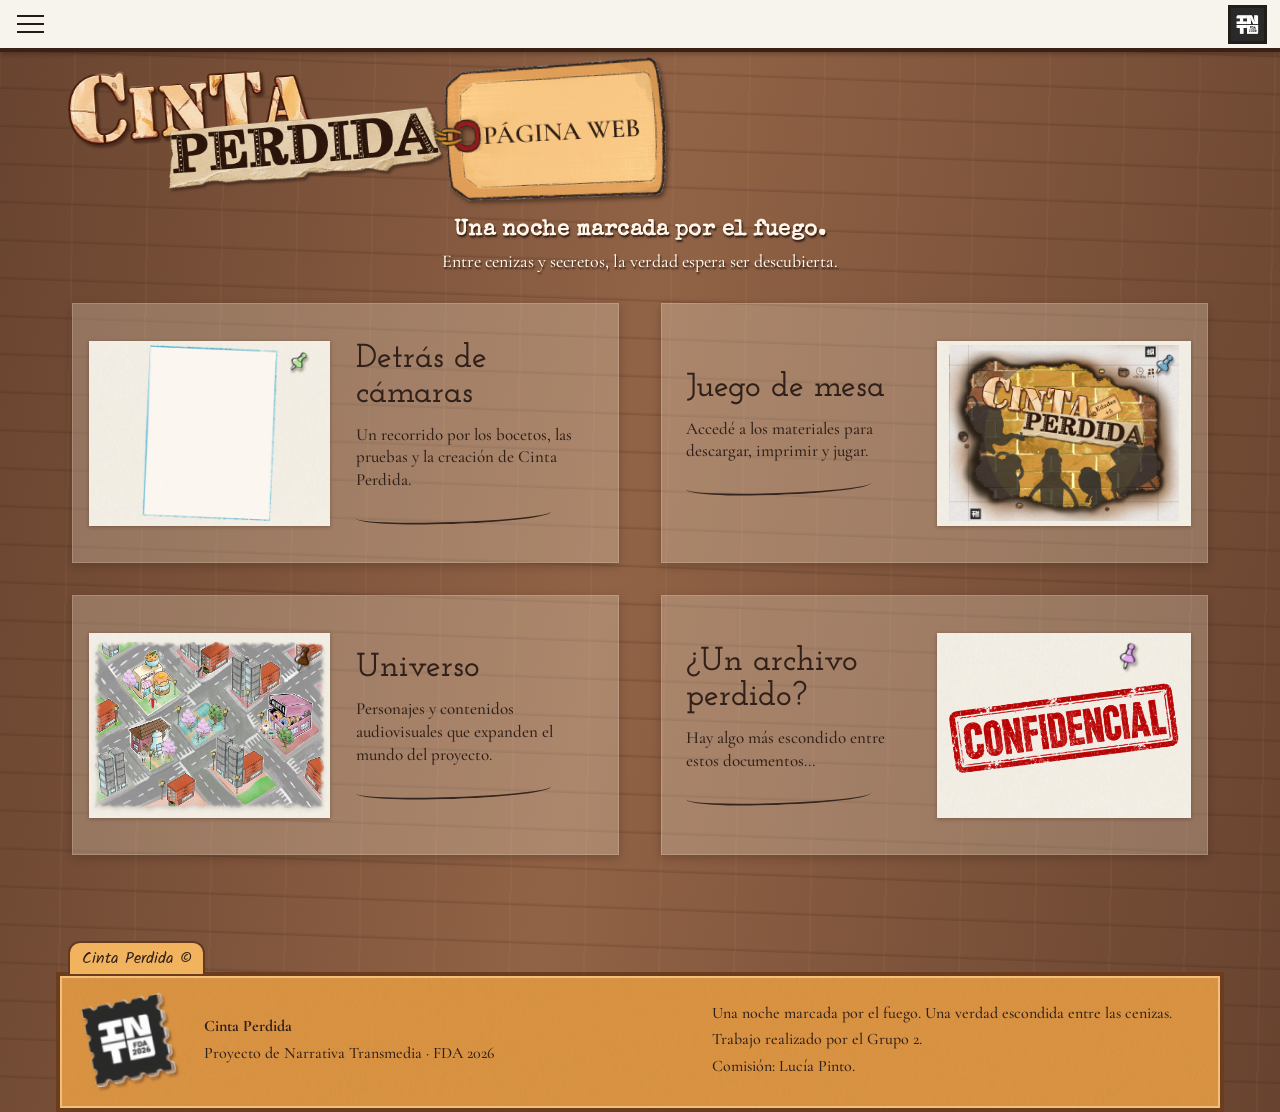
<file: index.html>
<!doctype html><html lang="es"><head><meta charset="utf-8"><meta name="viewport" content="width=device-width,initial-scale=1"><meta name="theme-color" content="#795038"><title>Inicio | Cinta Perdida</title><link rel="stylesheet" href="styles.css"></head><body class="wood"><header class="topbar"><button class="menu-button" aria-label="Abrir menú" aria-expanded="false"><span></span><span></span><span></span></button><nav class="menu-panel"><a href="index.html">Inicio</a><a href="proceso.html">Detrás de cámaras</a><a href="juego.html">Juego de mesa</a><a href="universo.html">Universo</a><a href="https://www.youtube.com/watch?v=dQw4w9WgXcQ" target="_blank" rel="noopener">Un archivo especial</a></nav><img class="school-mark" src="assets/logo-fda.png" alt="FDA 2026"></header><div class="site-shell"><div class="brand-head"><a href="index.html" aria-label="Cinta Perdida, inicio"><img class="brand-logo" src="assets/logo-cinta-perdida.png" alt="Cinta Perdida"></a><div class="brand-tag" aria-label="Página web"><img src="assets/etiqueta-colgante-horizontal.png" alt=""><span>PÁGINA WEB</span></div></div><main class=""><section class="intro"><strong>Una noche marcada por el fuego.</strong><br>Entre cenizas y secretos, la verdad espera ser descubierta.</section>
<section class="card-grid" aria-label="Secciones del proyecto">
<a class="portal-card" href="proceso.html"><div class="card-art paper"><img src="assets/hoja-borde-azul.png" alt="Hoja de proceso"><span class="pin-one pin-green" aria-hidden="true"><img src="assets/chinche_verde.png" alt=""></span></div><div class="card-copy"><h2>Detrás de cámaras</h2><p>Un recorrido por los bocetos, las pruebas y la creación de Cinta Perdida.</p><div class="scribble"></div></div></a>
<a class="portal-card" href="juego.html"><div class="card-copy"><h2>Juego de mesa</h2><p>Accedé a los materiales para descargar, imprimir y jugar.</p><div class="scribble"></div></div><div class="card-art paper"><img src="assets/portada-juego-mesa-v10.png" alt="Portada ilustrada del juego de mesa Cinta Perdida"><span class="pin-one pin-blue" aria-hidden="true"><img src="assets/chinche_azul.png" alt=""></span></div></a>
<a class="portal-card" href="universo.html"><div class="card-art paper"><img class="universe-map" src="assets/mapa-universo-acuarela.png" alt="Mapa ilustrado del universo de Cinta Perdida"><span class="pin-one pin-brown" aria-hidden="true"><img src="assets/chinche_marron.png" alt=""></span></div><div class="card-copy"><h2>Universo</h2><p>Personajes y contenidos audiovisuales que expanden el mundo del proyecto.</p><div class="scribble"></div></div></a>
<a class="portal-card" href="https://www.youtube.com/watch?v=dQw4w9WgXcQ" target="_blank" rel="noopener"><div class="card-copy"><h2>¿Un archivo perdido?</h2><p>Hay algo más escondido entre estos documentos...</p><div class="scribble"></div></div><div class="card-art paper"><img src="assets/sello-confidencial.png" alt="Confidencial"><span class="pin-one pin-lilac" aria-hidden="true"><img src="assets/chinche_lila.png" alt=""></span></div></a>
</section></main><div class="site-bottom"><div class="copyright">Cinta Perdida ©</div><footer class="footer"><img class="footer-logo" src="assets/logo-fda-sello-postal.png" alt="FDA 2026"><div><p><strong>Cinta Perdida</strong></p><p>Proyecto de Narrativa Transmedia · FDA 2026</p></div><div class="footer-extra"><p>Una noche marcada por el fuego. Una verdad escondida entre las cenizas.</p><p>Trabajo realizado por el Grupo 2.</p><p>Comisión: Lucía Pinto.</p></div></footer></div></div><script src="script.js"></script></body></html>
</file>
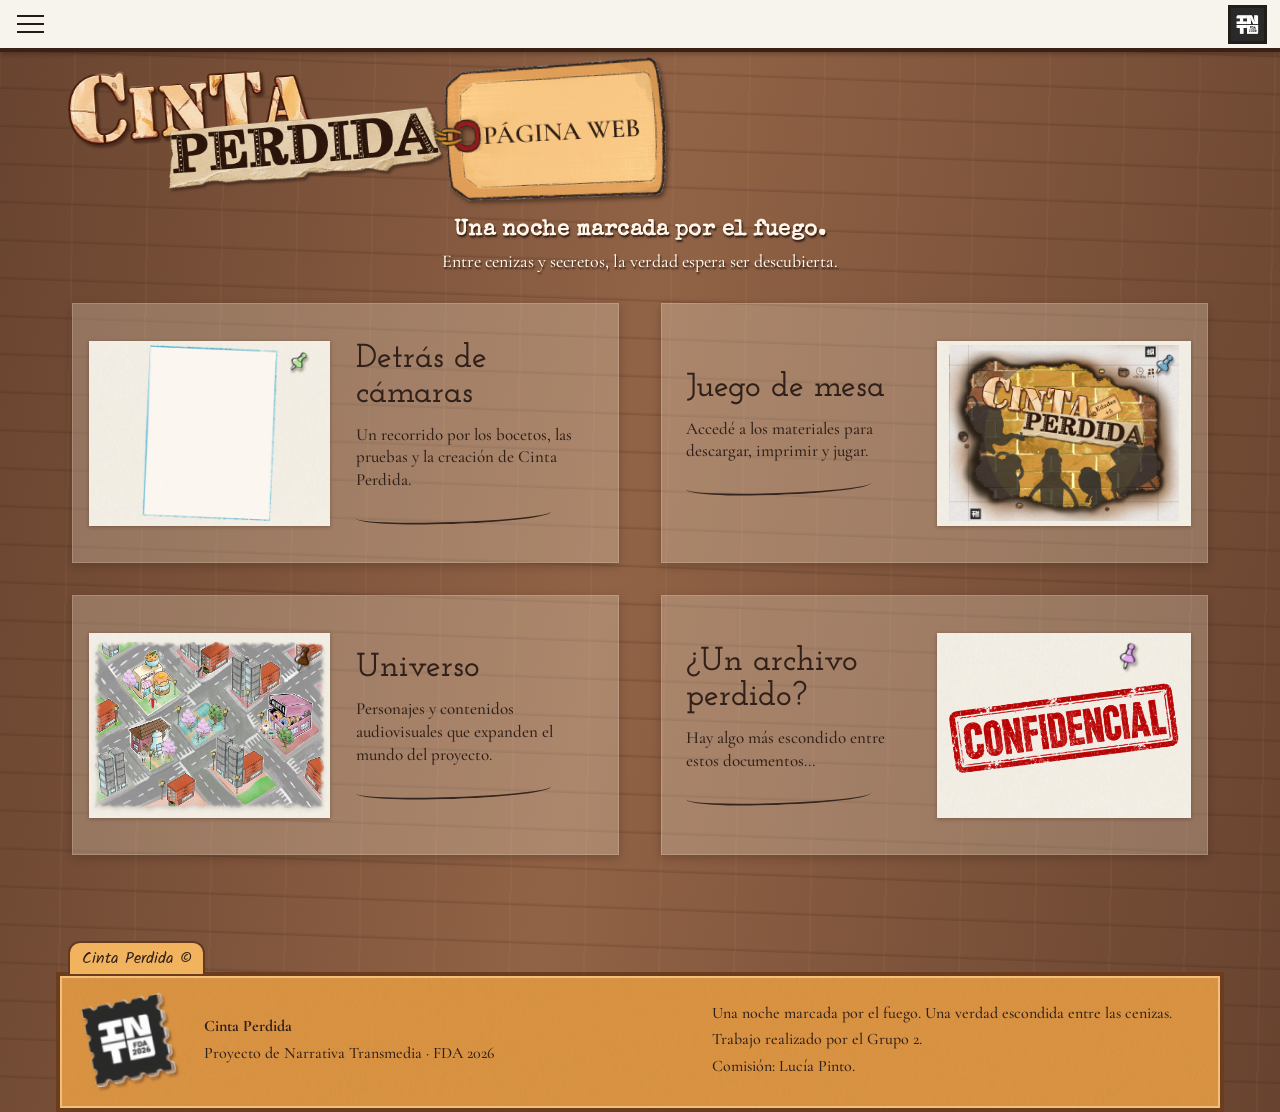
<file: CintaPerdida_Web_v10/index.html>
<!doctype html><html lang="es"><head><meta charset="utf-8"><meta name="viewport" content="width=device-width,initial-scale=1"><meta name="theme-color" content="#795038"><title>Inicio | Cinta Perdida</title><link rel="stylesheet" href="styles.css"></head><body class="wood"><header class="topbar"><button class="menu-button" aria-label="Abrir menú" aria-expanded="false"><span></span><span></span><span></span></button><nav class="menu-panel"><a href="index.html">Inicio</a><a href="proceso.html">Detrás de cámaras</a><a href="juego.html">Juego de mesa</a><a href="universo.html">Universo</a><a href="https://www.youtube.com/watch?v=dQw4w9WgXcQ" target="_blank" rel="noopener">Un archivo especial</a></nav><img class="school-mark" src="assets/logo-fda.png" alt="FDA 2026"></header><div class="site-shell"><div class="brand-head"><a href="index.html" aria-label="Cinta Perdida, inicio"><img class="brand-logo" src="assets/logo-cinta-perdida.png" alt="Cinta Perdida"></a><div class="brand-tag" aria-label="Página web"><img src="assets/etiqueta-colgante-horizontal.png" alt=""><span>PÁGINA WEB</span></div></div><main class=""><section class="intro"><strong>Una noche marcada por el fuego.</strong><br>Entre cenizas y secretos, la verdad espera ser descubierta.</section>
<section class="card-grid" aria-label="Secciones del proyecto">
<a class="portal-card" href="proceso.html"><div class="card-art paper"><img src="assets/hoja-borde-azul.png" alt="Hoja de proceso"><span class="pin-one pin-green" aria-hidden="true"><img src="assets/chinche_verde.png" alt=""></span></div><div class="card-copy"><h2>Detrás de cámaras</h2><p>Un recorrido por los bocetos, las pruebas y la creación de Cinta Perdida.</p><div class="scribble"></div></div></a>
<a class="portal-card" href="juego.html"><div class="card-copy"><h2>Juego de mesa</h2><p>Accedé a los materiales para descargar, imprimir y jugar.</p><div class="scribble"></div></div><div class="card-art paper"><img src="assets/carpeta-frente.png" alt="Portada ilustrada del juego de mesa Cinta Perdida"><span class="pin-one pin-blue" aria-hidden="true"><img src="assets/chinche_azul.png" alt=""></span></div></a>
<a class="portal-card" href="universo.html"><div class="card-art paper"><img class="universe-map" src="assets/mapa-universo-acuarela.png" alt="Mapa ilustrado del universo de Cinta Perdida"><span class="pin-one pin-brown" aria-hidden="true"><img src="assets/chinche_marron.png" alt=""></span></div><div class="card-copy"><h2>Universo</h2><p>Personajes y contenidos audiovisuales que expanden el mundo del proyecto.</p><div class="scribble"></div></div></a>
<a class="portal-card" href="https://www.youtube.com/watch?v=dQw4w9WgXcQ" target="_blank" rel="noopener"><div class="card-copy"><h2>¿Un archivo perdido?</h2><p>Hay algo más escondido entre estos documentos...</p><div class="scribble"></div></div><div class="card-art paper"><img src="assets/sello-confidencial.png" alt="Confidencial"><span class="pin-one pin-lilac" aria-hidden="true"><img src="assets/chinche_lila.png" alt=""></span></div></a>
</section></main><div class="site-bottom"><div class="copyright">Cinta Perdida ©</div><footer class="footer"><img class="footer-logo" src="assets/logo-fda-sello-postal.png" alt="FDA 2026"><div><p><strong>Cinta Perdida</strong></p><p>Proyecto de Narrativa Transmedia · FDA 2026</p></div><div class="footer-extra"><p>Una noche marcada por el fuego. Una verdad escondida entre las cenizas.</p><p>Trabajo realizado por el Grupo 2.</p><p>Comisión: Lucía Pinto.</p></div></footer></div></div><script src="script.js"></script></body></html>
</file>
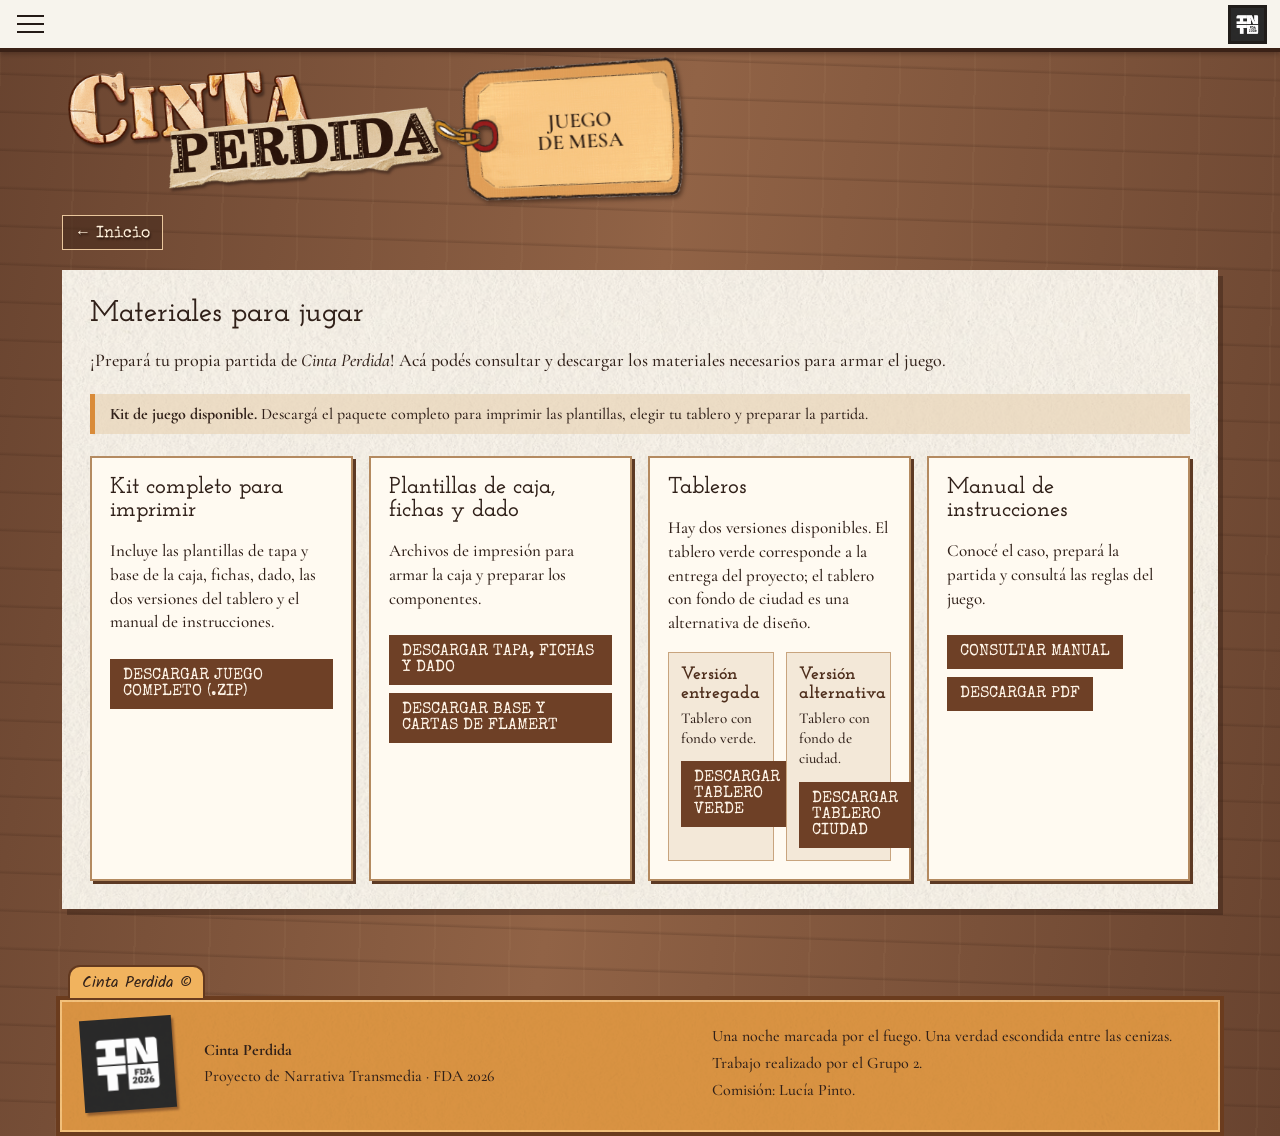
<file: juego.html>
<!doctype html>
<html lang="es"><head><meta charset="utf-8"><meta name="viewport" content="width=device-width,initial-scale=1"><meta name="theme-color" content="#795038"><title>Juego de mesa | Cinta Perdida</title><link rel="stylesheet" href="styles.css"></head>
<body class="wood"><header class="topbar"><button class="menu-button" aria-label="Abrir menú" aria-expanded="false"><span></span><span></span><span></span></button><nav class="menu-panel"><a href="index.html">Inicio</a><a href="proceso.html">Detrás de cámaras</a><a href="juego.html">Juego de mesa</a><a href="universo.html">Universo</a><a href="https://www.youtube.com/watch?v=dQw4w9WgXcQ" target="_blank" rel="noopener">Un archivo especial</a></nav><img class="school-mark" src="assets/logo-fda.png" alt="FDA 2026"></header>
<div class="site-shell"><div class="brand-head"><a href="index.html" aria-label="Cinta Perdida, inicio"><img class="brand-logo" src="assets/logo-cinta-perdida.png" alt="Cinta Perdida"></a><div class="brand-tag subpage-tag" aria-label="Juego de mesa"><img src="assets/etiqueta-colgante-horizontal.png" alt=""><span>JUEGO<br>DE MESA</span></div></div>
<main><div class="page-heading page-heading-back"><a class="back-link" href="index.html">← Inicio</a></div><section class="paper-panel"><h2>Materiales para jugar</h2><p>¡Prepará tu propia partida de <em>Cinta Perdida</em>! Acá podés consultar y descargar los materiales necesarios para armar el juego.</p>
<div class="notice"><strong>Kit de juego disponible.</strong> Descargá el paquete completo para imprimir las plantillas, elegir tu tablero y preparar la partida.</div>
<div class="resource-list">
<article class="resource"><h3>Kit completo para imprimir</h3><p>Incluye las plantillas de tapa y base de la caja, fichas, dado, las dos versiones del tablero y el manual de instrucciones.</p><a href="assets/juego-cinta-perdida-archivos-imprimibles.zip" download>DESCARGAR JUEGO COMPLETO (.ZIP)</a></article>
<article class="resource"><h3>Plantillas de caja, fichas y dado</h3><p>Archivos de impresión para armar la caja y preparar los componentes.</p><a href="assets/plantilla-tapa-caja-fichas-dado.jpg" download>DESCARGAR TAPA, FICHAS Y DADO</a><a href="assets/plantilla-base-caja-cartas-flamert.jpg" download>DESCARGAR BASE Y CARTAS DE FLAMERT</a></article>
<article class="resource"><h3>Tableros</h3><p>Hay dos versiones disponibles. El tablero verde corresponde a la entrega del proyecto; el tablero con fondo de ciudad es una alternativa de diseño.</p><div class="board-choice"><div><strong>Versión entregada</strong><span>Tablero con fondo verde.</span><a href="assets/tablero-verde-entregado.png" download>DESCARGAR TABLERO VERDE</a></div><div><strong>Versión alternativa</strong><span>Tablero con fondo de ciudad.</span><a href="assets/tablero-fondo-ciudad-alternativo.png" download>DESCARGAR TABLERO CIUDAD</a></div></div></article>
<article class="resource"><h3>Manual de instrucciones</h3><p>Conocé el caso, prepará la partida y consultá las reglas del juego.</p><a href="assets/manual-instrucciones-cinta-perdida.pdf" target="_blank" rel="noopener">CONSULTAR MANUAL</a><a href="assets/manual-instrucciones-cinta-perdida.pdf" download>DESCARGAR PDF</a></article>
</div></section></main>
<div class="site-bottom"><div class="copyright">Cinta Perdida ©</div><footer class="footer"><img class="footer-logo" src="assets/logo-fda.png" alt="FDA 2026"><div><p><strong>Cinta Perdida</strong></p><p>Proyecto de Narrativa Transmedia · FDA 2026</p></div><div class="footer-extra"><p>Una noche marcada por el fuego. Una verdad escondida entre las cenizas.</p><p>Trabajo realizado por el Grupo 2.</p><p>Comisión: Lucía Pinto.</p></div></footer></div></div><script src="script.js"></script></body></html>
</file>
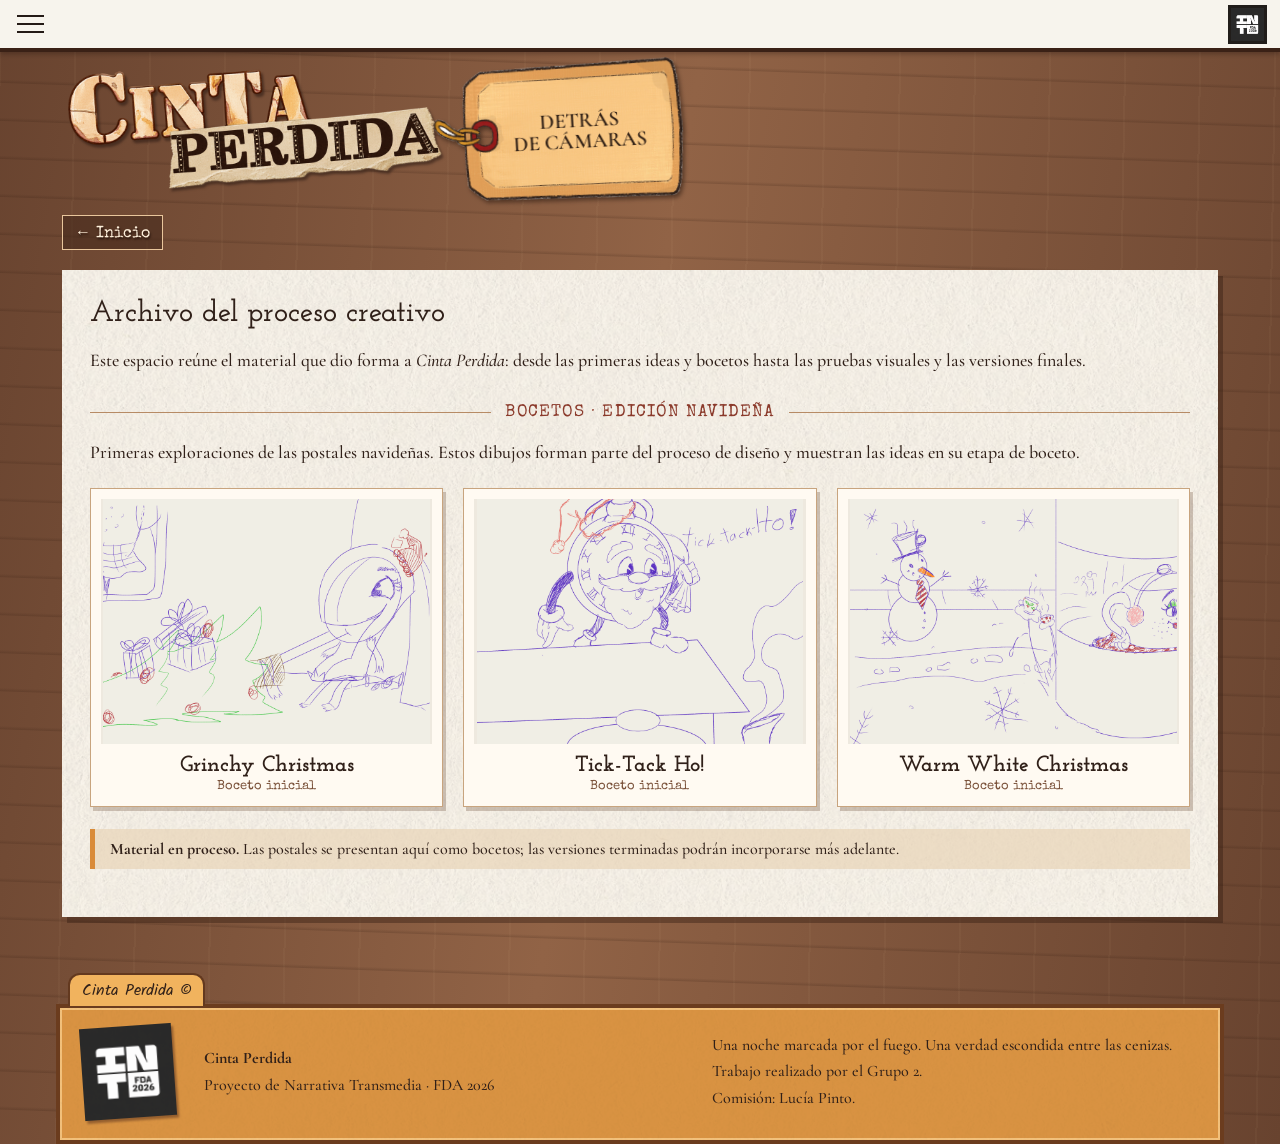
<file: proceso.html>
<!doctype html>
<html lang="es">
<head>
<meta charset="utf-8"><meta name="viewport" content="width=device-width,initial-scale=1">
<meta name="theme-color" content="#795038">
<title>Detrás de cámaras | Cinta Perdida</title>
<link rel="icon" type="image/png" sizes="128x128" href="assets/favicon.png"><link rel="shortcut icon" href="favicon.ico"><link rel="apple-touch-icon" href="assets/favicon.png"><link rel="stylesheet" href="styles.css">
</head>
<body class="wood">
<header class="topbar">
<button class="menu-button" aria-label="Abrir menú" aria-expanded="false"><span></span><span></span><span></span></button>
<nav class="menu-panel">
<a href="index.html">Inicio</a><a href="proceso.html">Detrás de cámaras</a><a href="juego.html">Juego de mesa</a><a href="universo.html">Universo</a><a href="https://www.youtube.com/watch?v=dQw4w9WgXcQ" target="_blank" rel="noopener">Un archivo especial</a>
</nav>
<img class="school-mark" src="assets/logo-fda.png" alt="FDA 2026">
</header>
<div class="site-shell">
<div class="brand-head">
<a href="index.html" aria-label="Cinta Perdida, inicio"><img class="brand-logo" src="assets/logo-cinta-perdida.png" alt="Cinta Perdida"></a>
<div class="brand-tag subpage-tag" aria-label="Detrás de cámaras"><img src="assets/etiqueta-colgante-horizontal.png" alt=""><span>DETRÁS<br>DE CÁMARAS</span></div>
</div>
<main>
<div class="page-heading page-heading-back"><a class="back-link" href="index.html">← Inicio</a></div>
<section class="paper-panel">
<h2>Archivo del proceso creativo</h2>
<p>Este espacio reúne el material que dio forma a <em>Cinta Perdida</em>: desde las primeras ideas y bocetos hasta las pruebas visuales y las versiones finales.</p>

<div class="section-divider"><span>BOCETOS · EDICIÓN NAVIDEÑA</span></div>
<p>Primeras exploraciones de las postales navideñas. Estos dibujos forman parte del proceso de diseño y muestran las ideas en su etapa de boceto.</p>
<div class="process-gallery">
<figure class="process-item">
<a href="assets/postal-grinchy-christmas.png" target="_blank" rel="noopener"><img src="assets/postal-grinchy-christmas.png" alt="Boceto de la postal navideña Grinchy Christmas"></a>
<figcaption><strong>Grinchy Christmas</strong><span>Boceto inicial</span></figcaption>
</figure>
<figure class="process-item">
<a href="assets/postal-tick-tack-ho.png" target="_blank" rel="noopener"><img src="assets/postal-tick-tack-ho.png" alt="Boceto de la postal navideña Tick-Tack Ho"></a>
<figcaption><strong>Tick-Tack Ho!</strong><span>Boceto inicial</span></figcaption>
</figure>
<figure class="process-item">
<a href="assets/postal-warm-white-christmas.png" target="_blank" rel="noopener"><img src="assets/postal-warm-white-christmas.png" alt="Boceto de la postal navideña Warm White Christmas"></a>
<figcaption><strong>Warm White Christmas</strong><span>Boceto inicial</span></figcaption>
</figure>
</div>
<div class="notice"><strong>Material en proceso.</strong> Las postales se presentan aquí como bocetos; las versiones terminadas podrán incorporarse más adelante.</div>
</section>
</main>
<div class="site-bottom">
<div class="copyright">Cinta Perdida ©</div>
<footer class="footer">
<img class="footer-logo" src="assets/logo-fda.png" alt="FDA 2026">
<div><p><strong>Cinta Perdida</strong></p><p>Proyecto de Narrativa Transmedia · FDA 2026</p></div>
<div class="footer-extra"><p>Una noche marcada por el fuego. Una verdad escondida entre las cenizas.</p><p>Trabajo realizado por el Grupo 2.</p><p>Comisión: Lucía Pinto.</p></div>
</footer>
</div>
</div>
<script src="script.js"></script>
</body></html>
</file>
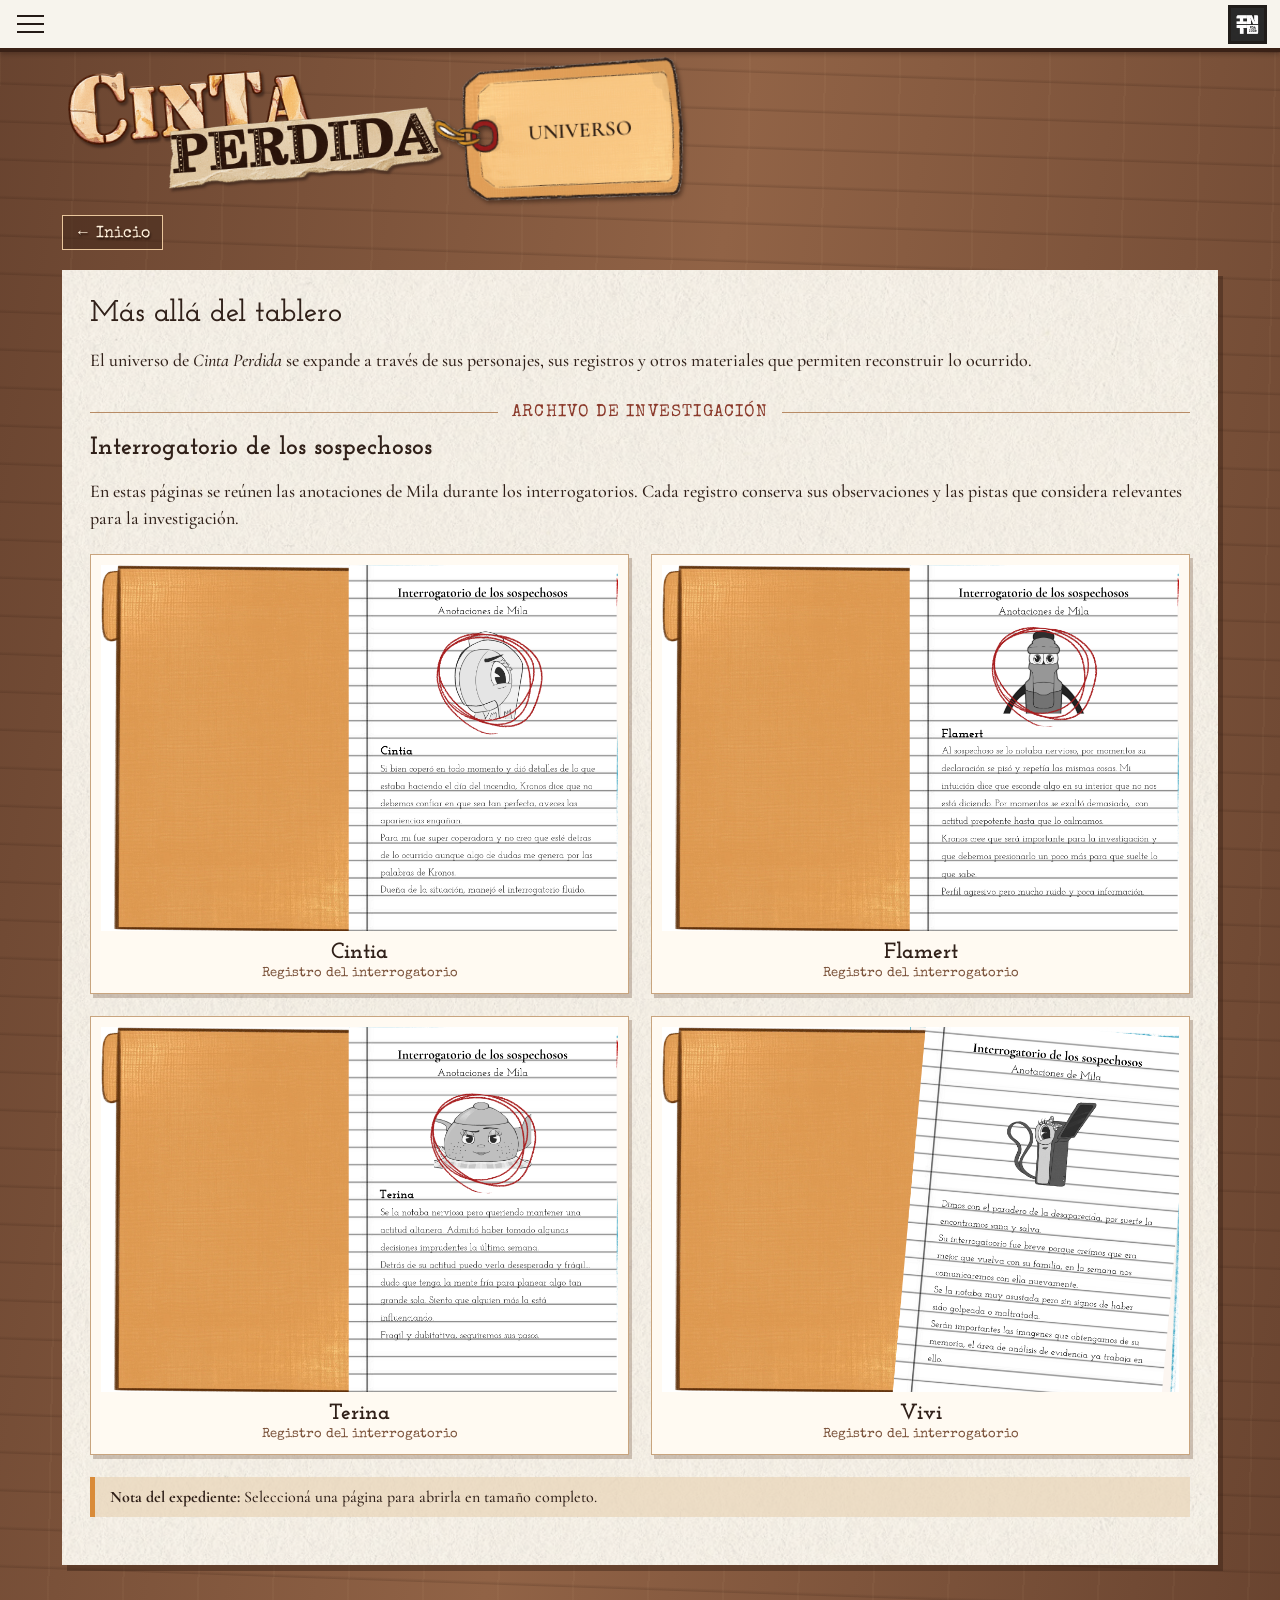
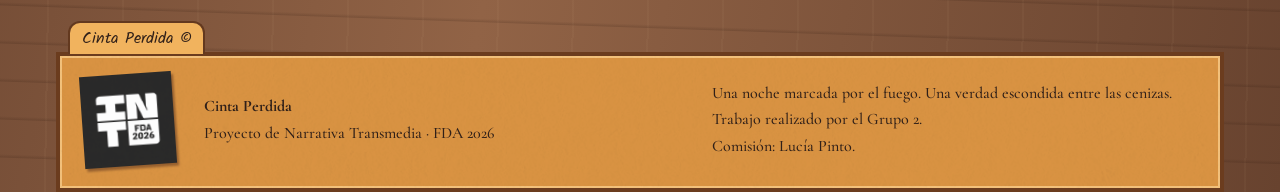
<file: universo.html>
<!doctype html>
<html lang="es">
<head>
<meta charset="utf-8"><meta name="viewport" content="width=device-width,initial-scale=1">
<meta name="theme-color" content="#795038">
<title>Universo | Cinta Perdida</title>
<link rel="icon" type="image/png" sizes="128x128" href="assets/favicon.png"><link rel="shortcut icon" href="favicon.ico"><link rel="apple-touch-icon" href="assets/favicon.png"><link rel="stylesheet" href="styles.css">
</head>
<body class="wood">
<header class="topbar">
<button class="menu-button" aria-label="Abrir menú" aria-expanded="false"><span></span><span></span><span></span></button>
<nav class="menu-panel">
<a href="index.html">Inicio</a><a href="proceso.html">Detrás de cámaras</a><a href="juego.html">Juego de mesa</a><a href="universo.html">Universo</a><a href="https://www.youtube.com/watch?v=dQw4w9WgXcQ" target="_blank" rel="noopener">Un archivo especial</a>
</nav>
<img class="school-mark" src="assets/logo-fda.png" alt="FDA 2026">
</header>
<div class="site-shell">
<div class="brand-head">
<a href="index.html" aria-label="Cinta Perdida, inicio"><img class="brand-logo" src="assets/logo-cinta-perdida.png" alt="Cinta Perdida"></a>
<div class="brand-tag subpage-tag" aria-label="Universo"><img src="assets/etiqueta-colgante-horizontal.png" alt=""><span>UNIVERSO</span></div>
</div>
<main>
<div class="page-heading page-heading-back"><a class="back-link" href="index.html">← Inicio</a></div>
<section class="paper-panel">
<h2>Más allá del tablero</h2>
<p>El universo de <em>Cinta Perdida</em> se expande a través de sus personajes, sus registros y otros materiales que permiten reconstruir lo ocurrido.</p>

<div class="section-divider"><span>ARCHIVO DE INVESTIGACIÓN</span></div>
<h3 class="subsection-title">Interrogatorio de los sospechosos</h3>
<p>En estas páginas se reúnen las anotaciones de Mila durante los interrogatorios. Cada registro conserva sus observaciones y las pistas que considera relevantes para la investigación.</p>
<div class="interview-gallery">
<figure class="interview-item">
<a href="assets/interrogatorio-cintia.png" target="_blank" rel="noopener"><img src="assets/interrogatorio-cintia.png" alt="Anotaciones de Mila sobre el interrogatorio de Cintia"></a>
<figcaption><strong>Cintia</strong><span>Registro del interrogatorio</span></figcaption>
</figure>
<figure class="interview-item">
<a href="assets/interrogatorio-flamert.png" target="_blank" rel="noopener"><img src="assets/interrogatorio-flamert.png" alt="Anotaciones de Mila sobre el interrogatorio de Flamert"></a>
<figcaption><strong>Flamert</strong><span>Registro del interrogatorio</span></figcaption>
</figure>
<figure class="interview-item">
<a href="assets/interrogatorio-terina.png" target="_blank" rel="noopener"><img src="assets/interrogatorio-terina.png" alt="Anotaciones de Mila sobre el interrogatorio de Terina"></a>
<figcaption><strong>Terina</strong><span>Registro del interrogatorio</span></figcaption>
</figure>
<figure class="interview-item">
<a href="assets/interrogatorio-vivi.png" target="_blank" rel="noopener"><img src="assets/interrogatorio-vivi.png" alt="Anotaciones de Mila sobre el interrogatorio de Vivi"></a>
<figcaption><strong>Vivi</strong><span>Registro del interrogatorio</span></figcaption>
</figure>
</div>
<div class="notice"><strong>Nota del expediente:</strong> Seleccioná una página para abrirla en tamaño completo.</div>
</section>
</main>
<div class="site-bottom">
<div class="copyright">Cinta Perdida ©</div>
<footer class="footer">
<img class="footer-logo" src="assets/logo-fda.png" alt="FDA 2026">
<div><p><strong>Cinta Perdida</strong></p><p>Proyecto de Narrativa Transmedia · FDA 2026</p></div>
<div class="footer-extra"><p>Una noche marcada por el fuego. Una verdad escondida entre las cenizas.</p><p>Trabajo realizado por el Grupo 2.</p><p>Comisión: Lucía Pinto.</p></div>
</footer>
</div>
</div>
<script src="script.js"></script>
</body></html>
</file>
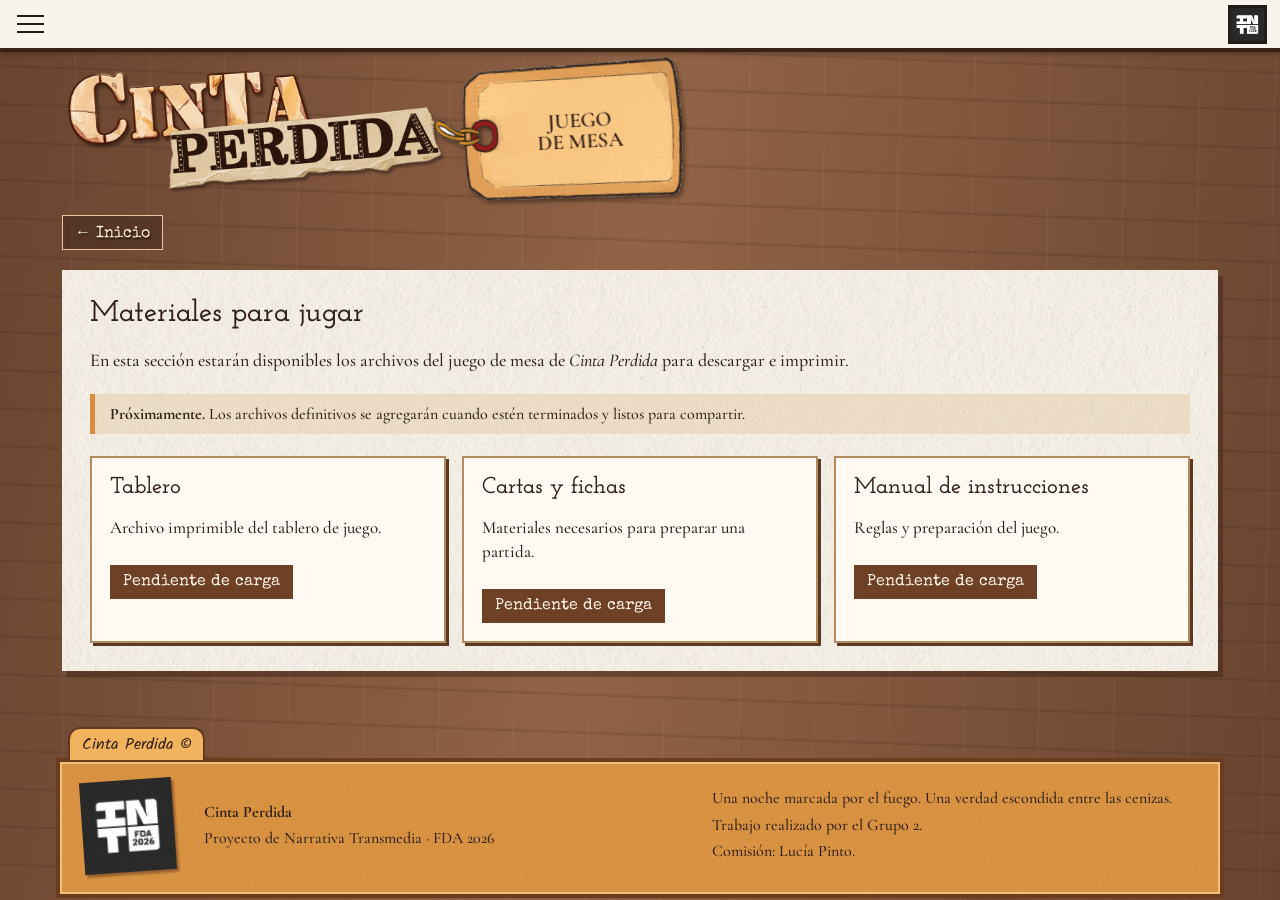
<file: CintaPerdida_Web_v10/juego.html>
<!doctype html><html lang="es"><head><meta charset="utf-8"><meta name="viewport" content="width=device-width,initial-scale=1"><meta name="theme-color" content="#795038"><title>Juego de mesa | Cinta Perdida</title><link rel="stylesheet" href="styles.css"></head><body class="wood"><header class="topbar"><button class="menu-button" aria-label="Abrir menú" aria-expanded="false"><span></span><span></span><span></span></button><nav class="menu-panel"><a href="index.html">Inicio</a><a href="proceso.html">Detrás de cámaras</a><a href="juego.html">Juego de mesa</a><a href="universo.html">Universo</a><a href="https://www.youtube.com/watch?v=dQw4w9WgXcQ" target="_blank" rel="noopener">Un archivo especial</a></nav><img class="school-mark" src="assets/logo-fda.png" alt="FDA 2026"></header><div class="site-shell"><div class="brand-head"><a href="index.html" aria-label="Cinta Perdida, inicio"><img class="brand-logo" src="assets/logo-cinta-perdida.png" alt="Cinta Perdida"></a><div class="brand-tag subpage-tag" aria-label="Juego de mesa"><img src="assets/etiqueta-colgante-horizontal.png" alt=""><span>JUEGO<br>DE MESA</span></div></div><main class=""><div class="page-heading page-heading-back"><a class="back-link" href="index.html">← Inicio</a></div><section class="paper-panel"><h2>Materiales para jugar</h2><p>En esta sección estarán disponibles los archivos del juego de mesa de <em>Cinta Perdida</em> para descargar e imprimir.</p><div class="notice"><strong>Próximamente.</strong> Los archivos definitivos se agregarán cuando estén terminados y listos para compartir.</div><div class="resource-list"><article class="resource"><h3>Tablero</h3><p>Archivo imprimible del tablero de juego.</p><span class="download-placeholder">Pendiente de carga</span></article><article class="resource"><h3>Cartas y fichas</h3><p>Materiales necesarios para preparar una partida.</p><span class="download-placeholder">Pendiente de carga</span></article><article class="resource"><h3>Manual de instrucciones</h3><p>Reglas y preparación del juego.</p><span class="download-placeholder">Pendiente de carga</span></article></div></section></main><div class="site-bottom"><div class="copyright">Cinta Perdida ©</div><footer class="footer"><img class="footer-logo" src="assets/logo-fda.png" alt="FDA 2026"><div><p><strong>Cinta Perdida</strong></p><p>Proyecto de Narrativa Transmedia · FDA 2026</p></div><div class="footer-extra"><p>Una noche marcada por el fuego. Una verdad escondida entre las cenizas.</p><p>Trabajo realizado por el Grupo 2.</p><p>Comisión: Lucía Pinto.</p></div></footer></div></div><script src="script.js"></script></body></html>
</file>
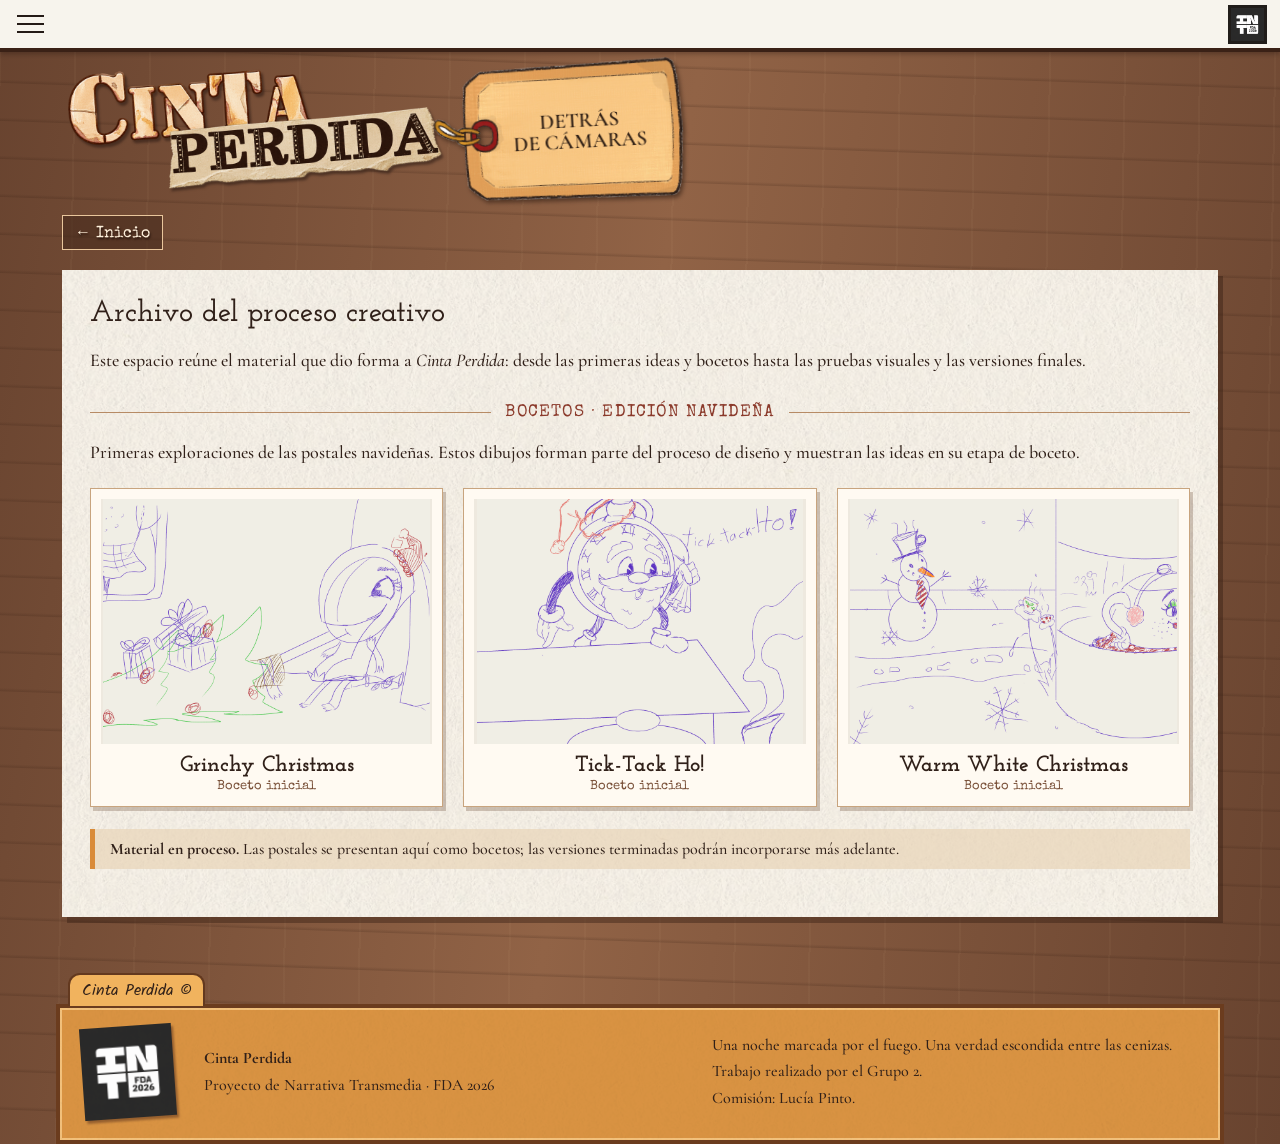
<file: CintaPerdida_Web_v10/proceso.html>
<!doctype html>
<html lang="es">
<head>
<meta charset="utf-8"><meta name="viewport" content="width=device-width,initial-scale=1">
<meta name="theme-color" content="#795038">
<title>Detrás de cámaras | Cinta Perdida</title>
<link rel="stylesheet" href="styles.css">
</head>
<body class="wood">
<header class="topbar">
<button class="menu-button" aria-label="Abrir menú" aria-expanded="false"><span></span><span></span><span></span></button>
<nav class="menu-panel">
<a href="index.html">Inicio</a><a href="proceso.html">Detrás de cámaras</a><a href="juego.html">Juego de mesa</a><a href="universo.html">Universo</a><a href="https://www.youtube.com/watch?v=dQw4w9WgXcQ" target="_blank" rel="noopener">Un archivo especial</a>
</nav>
<img class="school-mark" src="assets/logo-fda.png" alt="FDA 2026">
</header>
<div class="site-shell">
<div class="brand-head">
<a href="index.html" aria-label="Cinta Perdida, inicio"><img class="brand-logo" src="assets/logo-cinta-perdida.png" alt="Cinta Perdida"></a>
<div class="brand-tag subpage-tag" aria-label="Detrás de cámaras"><img src="assets/etiqueta-colgante-horizontal.png" alt=""><span>DETRÁS<br>DE CÁMARAS</span></div>
</div>
<main>
<div class="page-heading page-heading-back"><a class="back-link" href="index.html">← Inicio</a></div>
<section class="paper-panel">
<h2>Archivo del proceso creativo</h2>
<p>Este espacio reúne el material que dio forma a <em>Cinta Perdida</em>: desde las primeras ideas y bocetos hasta las pruebas visuales y las versiones finales.</p>

<div class="section-divider"><span>BOCETOS · EDICIÓN NAVIDEÑA</span></div>
<p>Primeras exploraciones de las postales navideñas. Estos dibujos forman parte del proceso de diseño y muestran las ideas en su etapa de boceto.</p>
<div class="process-gallery">
<figure class="process-item">
<a href="assets/postal-grinchy-christmas.png" target="_blank" rel="noopener"><img src="assets/postal-grinchy-christmas.png" alt="Boceto de la postal navideña Grinchy Christmas"></a>
<figcaption><strong>Grinchy Christmas</strong><span>Boceto inicial</span></figcaption>
</figure>
<figure class="process-item">
<a href="assets/postal-tick-tack-ho.png" target="_blank" rel="noopener"><img src="assets/postal-tick-tack-ho.png" alt="Boceto de la postal navideña Tick-Tack Ho"></a>
<figcaption><strong>Tick-Tack Ho!</strong><span>Boceto inicial</span></figcaption>
</figure>
<figure class="process-item">
<a href="assets/postal-warm-white-christmas.png" target="_blank" rel="noopener"><img src="assets/postal-warm-white-christmas.png" alt="Boceto de la postal navideña Warm White Christmas"></a>
<figcaption><strong>Warm White Christmas</strong><span>Boceto inicial</span></figcaption>
</figure>
</div>
<div class="notice"><strong>Material en proceso.</strong> Las postales se presentan aquí como bocetos; las versiones terminadas podrán incorporarse más adelante.</div>
</section>
</main>
<div class="site-bottom">
<div class="copyright">Cinta Perdida ©</div>
<footer class="footer">
<img class="footer-logo" src="assets/logo-fda.png" alt="FDA 2026">
<div><p><strong>Cinta Perdida</strong></p><p>Proyecto de Narrativa Transmedia · FDA 2026</p></div>
<div class="footer-extra"><p>Una noche marcada por el fuego. Una verdad escondida entre las cenizas.</p><p>Trabajo realizado por el Grupo 2.</p><p>Comisión: Lucía Pinto.</p></div>
</footer>
</div>
</div>
<script src="script.js"></script>
</body></html>
</file>
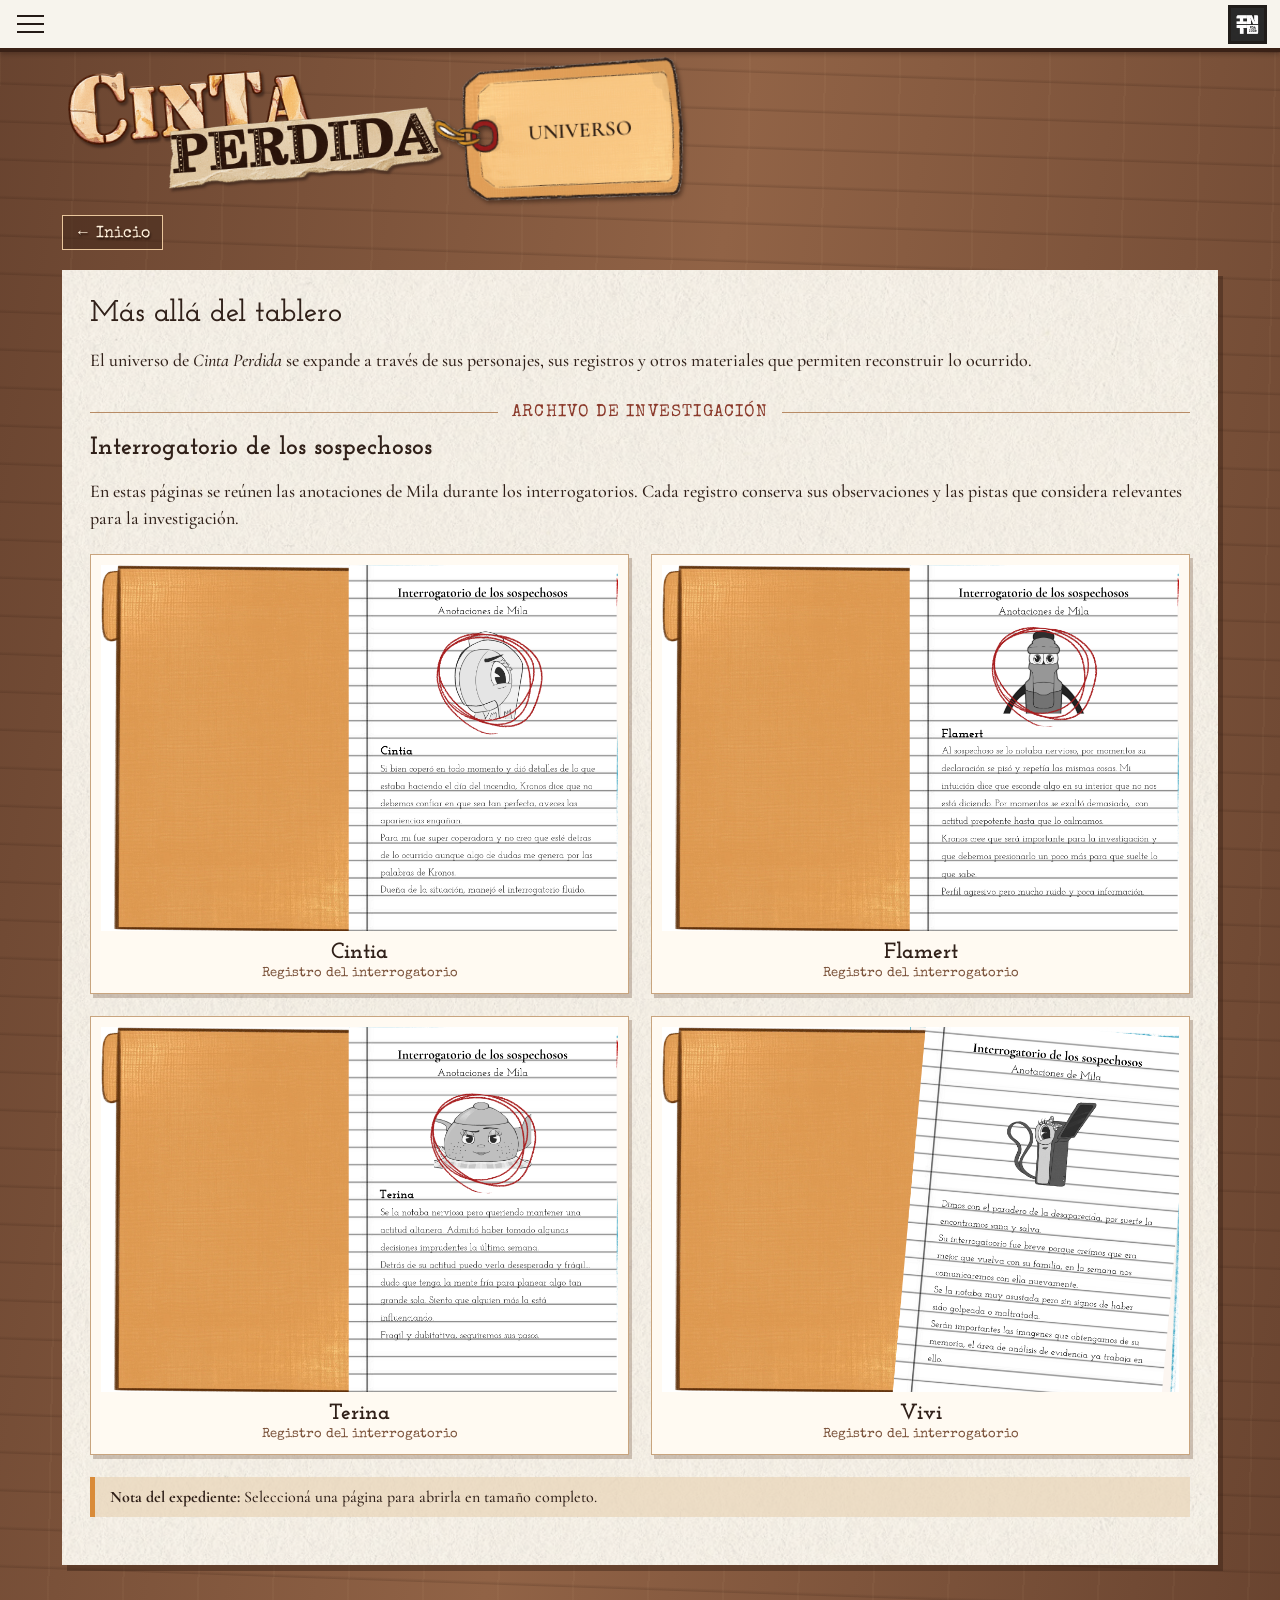
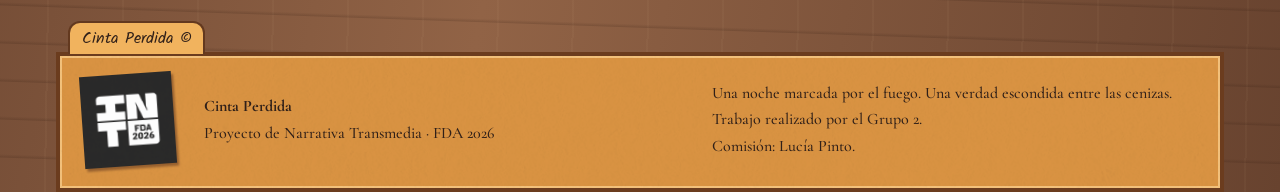
<file: CintaPerdida_Web_v10/universo.html>
<!doctype html>
<html lang="es">
<head>
<meta charset="utf-8"><meta name="viewport" content="width=device-width,initial-scale=1">
<meta name="theme-color" content="#795038">
<title>Universo | Cinta Perdida</title>
<link rel="stylesheet" href="styles.css">
</head>
<body class="wood">
<header class="topbar">
<button class="menu-button" aria-label="Abrir menú" aria-expanded="false"><span></span><span></span><span></span></button>
<nav class="menu-panel">
<a href="index.html">Inicio</a><a href="proceso.html">Detrás de cámaras</a><a href="juego.html">Juego de mesa</a><a href="universo.html">Universo</a><a href="https://www.youtube.com/watch?v=dQw4w9WgXcQ" target="_blank" rel="noopener">Un archivo especial</a>
</nav>
<img class="school-mark" src="assets/logo-fda.png" alt="FDA 2026">
</header>
<div class="site-shell">
<div class="brand-head">
<a href="index.html" aria-label="Cinta Perdida, inicio"><img class="brand-logo" src="assets/logo-cinta-perdida.png" alt="Cinta Perdida"></a>
<div class="brand-tag subpage-tag" aria-label="Universo"><img src="assets/etiqueta-colgante-horizontal.png" alt=""><span>UNIVERSO</span></div>
</div>
<main>
<div class="page-heading page-heading-back"><a class="back-link" href="index.html">← Inicio</a></div>
<section class="paper-panel">
<h2>Más allá del tablero</h2>
<p>El universo de <em>Cinta Perdida</em> se expande a través de sus personajes, sus registros y otros materiales que permiten reconstruir lo ocurrido.</p>

<div class="section-divider"><span>ARCHIVO DE INVESTIGACIÓN</span></div>
<h3 class="subsection-title">Interrogatorio de los sospechosos</h3>
<p>En estas páginas se reúnen las anotaciones de Mila durante los interrogatorios. Cada registro conserva sus observaciones y las pistas que considera relevantes para la investigación.</p>
<div class="interview-gallery">
<figure class="interview-item">
<a href="assets/interrogatorio-cintia.png" target="_blank" rel="noopener"><img src="assets/interrogatorio-cintia.png" alt="Anotaciones de Mila sobre el interrogatorio de Cintia"></a>
<figcaption><strong>Cintia</strong><span>Registro del interrogatorio</span></figcaption>
</figure>
<figure class="interview-item">
<a href="assets/interrogatorio-flamert.png" target="_blank" rel="noopener"><img src="assets/interrogatorio-flamert.png" alt="Anotaciones de Mila sobre el interrogatorio de Flamert"></a>
<figcaption><strong>Flamert</strong><span>Registro del interrogatorio</span></figcaption>
</figure>
<figure class="interview-item">
<a href="assets/interrogatorio-terina.png" target="_blank" rel="noopener"><img src="assets/interrogatorio-terina.png" alt="Anotaciones de Mila sobre el interrogatorio de Terina"></a>
<figcaption><strong>Terina</strong><span>Registro del interrogatorio</span></figcaption>
</figure>
<figure class="interview-item">
<a href="assets/interrogatorio-vivi.png" target="_blank" rel="noopener"><img src="assets/interrogatorio-vivi.png" alt="Anotaciones de Mila sobre el interrogatorio de Vivi"></a>
<figcaption><strong>Vivi</strong><span>Registro del interrogatorio</span></figcaption>
</figure>
</div>
<div class="notice"><strong>Nota del expediente:</strong> Seleccioná una página para abrirla en tamaño completo.</div>
</section>
</main>
<div class="site-bottom">
<div class="copyright">Cinta Perdida ©</div>
<footer class="footer">
<img class="footer-logo" src="assets/logo-fda.png" alt="FDA 2026">
<div><p><strong>Cinta Perdida</strong></p><p>Proyecto de Narrativa Transmedia · FDA 2026</p></div>
<div class="footer-extra"><p>Una noche marcada por el fuego. Una verdad escondida entre las cenizas.</p><p>Trabajo realizado por el Grupo 2.</p><p>Comisión: Lucía Pinto.</p></div>
</footer>
</div>
</div>
<script src="script.js"></script>
</body></html>
</file>
<file: styles.css>
@import url('https://fonts.googleapis.com/css2?family=Cormorant+Garamond:wght@400;500;600;700&family=Josefin+Slab:wght@400;500;600;700&family=Kalam:wght@400;700&family=Special+Elite&display=swap');
:root{--ink:#302019;--brown:#4a2a18;--wood1:#6a4028;--wood2:#8c5a37;--paper:#f8f4ec;--orange:#d98b39;--pink:#f6c7c5;--blue:#58a8bd;--red:#b92820;}
*{box-sizing:border-box} html{scroll-behavior:smooth} body{margin:0;color:var(--ink);font-family:'Cormorant Garamond',Georgia,serif;font-weight:500;background:#65402a;}
/* A warm wood-like base until the original Canva wood texture is supplied. */
.wood{background-color:#795038;background-image:repeating-linear-gradient(2deg,transparent 0 34px,rgba(45,23,12,.16) 35px,transparent 38px),repeating-linear-gradient(91deg,rgba(255,220,170,.035) 0 2px,transparent 2px 75px),linear-gradient(100deg,#68432f,#916346 48%,#68432f);}
.topbar{height:52px;background:#f7f4ed;border-bottom:4px solid #3a2116;display:flex;align-items:center;justify-content:space-between;padding:0 13px;position:relative;z-index:10;box-shadow:0 2px 5px #1c100b55}
.menu-button{width:38px;height:34px;border:0;background:transparent;display:flex;flex-direction:column;justify-content:center;gap:6px;cursor:pointer;padding:4px}.menu-button span{height:2px;width:27px;background:#241a16;display:block}
.school-mark{width:39px;height:39px;object-fit:contain;background:#211d1a;padding:3px}
.menu-panel{display:none;position:absolute;top:48px;left:0;background:#f7f1e6;border:2px solid #4b2c1a;padding:12px 18px;min-width:210px;box-shadow:4px 5px 0 #2d1a10aa}.menu-panel.open{display:grid;gap:10px}.menu-panel a{color:var(--ink);text-decoration:none;font-family:'Special Elite',Georgia,serif;font-size:17px}.menu-panel a:hover{color:#a13c25}
.site-shell{max-width:1200px;margin:0 auto;padding:12px 16px 0;min-height:calc(100vh - 52px)}
.brand-head{min-height:145px;display:flex;align-items:flex-start;padding:0 4px 8px;position:relative;gap:0}
.brand-logo{width:min(390px,75vw);height:auto;object-fit:contain;filter:drop-shadow(2px 3px 1px #1f120d80);position:relative;z-index:2}
.brand-tag{width:250px;height:138px;position:relative;margin:-1px 0 0 -34px;display:flex;align-items:center;justify-content:center;transform:rotate(-3deg);filter:drop-shadow(2px 3px 2px #21130c88);z-index:1;flex:0 0 auto}
.brand-tag img{position:absolute;width:100%;height:100%;object-fit:contain;inset:0}
.brand-tag span{position:relative;z-index:1;font-family:'Cormorant Garamond',Georgia,serif;font-weight:600;font-size:clamp(19px,2.05vw,27px);color:#2c1d14;margin-left:40px;margin-top:1px;white-space:nowrap}
.subpage-tag{width:285px;height:138px;margin-left:-34px}
.subpage-tag span{font-size:clamp(15px,1.65vw,21px);line-height:1.02;margin-left:43px;margin-top:0;letter-spacing:.1px;text-align:center;white-space:normal;max-width:72%;}
.page-heading-back{margin:0 0 20px}

.card-art img.universe-map{width:100%;height:100%;object-fit:contain;filter:drop-shadow(0 2px 2px #33251b33)}
main{padding:6px 6px 30px}.intro{max-width:760px;margin:0 auto 24px;text-align:center;color:#fff5e8;text-shadow:1px 2px 2px #2b160e;font-size:18px;line-height:1.5}.intro strong{font-family:'Special Elite',Georgia,serif;font-size:22px;letter-spacing:.5px}
.card-grid{display:grid;grid-template-columns:repeat(2,minmax(0,1fr));gap:32px 42px;align-items:stretch;padding:4px 10px 30px}
.portal-card{height:260px;min-height:260px;display:grid;grid-template-columns:1fr 1.05fr;gap:18px;align-items:center;padding:16px;text-decoration:none;color:var(--ink);position:relative;background:rgba(239,224,203,.28);border:1px solid rgba(255,245,225,.18);box-shadow:0 3px 9px #2a160d44;transition:transform .18s ease,box-shadow .18s ease}
.portal-card:hover,.portal-card:focus-visible{transform:translateY(-4px) rotate(-.3deg);box-shadow:0 9px 15px #24130966;outline:2px solid #f2c27d;outline-offset:3px}
.card-art{height:185px;background:#f8f5ed;position:relative;overflow:hidden;display:flex;align-items:center;justify-content:center;box-shadow:0 1px 4px #2b1a1155}
.card-art.paper:before,.paper-panel:before{content:"";position:absolute;inset:0;background-image:url('assets/pulp-texture.webp'),url('assets/pulp-highlight.webp');background-size:cover;background-position:center;mix-blend-mode:multiply;opacity:.38;pointer-events:none}
.card-art img{max-width:95%;max-height:95%;object-fit:contain;position:relative;z-index:1}
.pin-one{position:absolute;z-index:4;width:27px;height:34px;filter:drop-shadow(1px 2px 1px #3b261866)}
.pin-one img{width:100%;height:100%;object-fit:contain}
.pin-green{top:3px;right:17px;transform:rotate(12deg)}
.pin-lilac{top:7px;right:48px;transform:rotate(-12deg)}
.pin-orange{top:29px;right:9px;transform:rotate(18deg)}
.pin-blue{top:8px;right:13px;transform:rotate(11deg)}
.pin-brown{top:9px;right:14px;transform:rotate(-10deg)}
.card-art img[src*="sello-confidencial"]{max-width:92%;max-height:82%;object-fit:contain}
.card-copy{padding:12px 8px}.card-copy h2{font-family:'Josefin Slab',serif;font-weight:600;font-size:clamp(23px,2.6vw,34px);line-height:1.05;margin:0 0 12px}.card-copy p{font-size:17px;line-height:1.35;margin:0}.scribble{height:18px;border-bottom:2px solid #34251e;border-radius:50%;transform:rotate(-2deg);width:82%;margin:14px 0 0}
.tagline{display:inline-block;background:#e7a34f;border:2px solid #5b321c;border-radius:14px 14px 0 0;padding:4px 13px;margin:0 0 -2px 10px;font-family:'Kalam',cursive;font-size:17px;position:relative;z-index:2}
.footer{background:#d99342;border:4px solid #6b3c1e;box-shadow:inset 0 0 0 2px #f3c27c;padding:18px 22px 22px;display:grid;grid-template-columns:100px 1fr 1fr;gap:22px;align-items:center;position:relative;overflow:hidden}
.footer:after{content:"";position:absolute;inset:0;background-image:url('assets/pulp-texture.webp');background-size:cover;mix-blend-mode:multiply;opacity:.13;pointer-events:none}.footer>*{position:relative;z-index:1}.footer-logo{width:92px;height:92px;object-fit:contain;transform:rotate(-4deg);filter:drop-shadow(2px 3px 1px #5b321c88)}.footer p{margin:5px 0;font-size:16px;line-height:1.35}.footer a{color:#382014}.copyright{font-family:'Kalam',cursive;background:#f1b35e;border:2px solid #63391f;border-bottom:0;border-radius:12px 12px 0 0;display:inline-block;padding:3px 12px;margin:0 0 -2px 12px;position:relative;z-index:2}
/* Inner pages */
.page-heading{display:flex;align-items:center;gap:14px;margin:0 0 20px;color:#fff3e4;text-shadow:1px 2px 2px #2b160e}.page-heading h1{font-family:'Josefin Slab',serif;font-size:clamp(32px,5vw,48px);font-weight:600;margin:0}.back-link{color:#fff1dc;text-decoration:none;border:1px solid #e9c69c;padding:7px 12px;background:#40271988;font-family:'Special Elite',Georgia,serif}.paper-panel{position:relative;background:#f8f4ec;padding:28px;box-shadow:5px 6px 0 #30190f66;overflow:hidden}.paper-panel>*{position:relative;z-index:1}.paper-panel h2{font-family:'Josefin Slab',serif;font-weight:600;font-size:30px;margin:0 0 10px}.paper-panel p{font-size:18px;line-height:1.5}.notice{border-left:5px solid var(--orange);padding:10px 15px;background:#e9d4b6aa;margin:20px 0}.resource-list{display:grid;grid-template-columns:repeat(auto-fit,minmax(220px,1fr));gap:16px;margin-top:22px}.resource{background:#fffaf1;border:2px solid #b48a60;padding:18px;box-shadow:3px 3px 0 #5c3923}.resource p{font-size:17px;line-height:1.4}.resource h3{font-family:'Josefin Slab',serif;font-weight:600;font-size:23px;margin:0 0 8px}.resource a,.download-placeholder{display:inline-block;background:#6e4026;color:#fff5e8;text-decoration:none;padding:9px 13px;margin-top:8px;font-family:'Special Elite',Georgia,serif}.resource a:hover{background:#9b542e}.gallery-grid{display:grid;grid-template-columns:repeat(auto-fit,minmax(180px,1fr));gap:18px;margin-top:20px}.gallery-note{background:#fffaf2;padding:14px;border:1px solid #c8a47e;min-height:130px}.gallery-note p{font-size:17px;line-height:1.4}.gallery-note h3{font-family:'Josefin Slab',serif;font-weight:600;font-size:22px;margin:0 0 8px}.site-bottom{margin-top:26px}
@media(max-width:760px){.site-shell{padding:8px 10px 0}.brand-head{min-height:112px;align-items:center}.brand-logo{width:min(270px,67vw)}.brand-tag{width:180px;height:100px;margin-left:-25px}.brand-tag span{font-size:16px;margin-left:29px}.subpage-tag{width:215px;height:100px}.subpage-tag span{font-size:12px;line-height:1.05;margin-left:33px;max-width:72%;}.card-grid{grid-template-columns:1fr;gap:18px;padding:0 2px 24px}.portal-card{height:auto;min-height:175px;grid-template-columns:.9fr 1.1fr;gap:10px;padding:11px}.card-art{height:150px}.card-copy h2{font-size:25px}.card-copy p{font-size:15px}.footer{grid-template-columns:70px 1fr;gap:10px;padding:14px}.footer .footer-extra{grid-column:1/-1}.footer-logo{width:60px}.paper-panel{padding:20px 16px}.page-heading{flex-wrap:wrap}.intro{font-size:16px}}
@media(max-width:390px){.subpage-tag{width:170px;height:80px;margin-left:-20px}.subpage-tag span{font-size:10px;line-height:1.05;margin-left:25px;max-width:72%;}.portal-card{grid-template-columns:1fr}.card-art{height:155px}.card-copy{padding:5px 8px 10px}.brand-head{min-height:95px}.brand-logo{width:64vw}.brand-tag{width:145px;height:80px;margin-left:-12px}.brand-tag span{font-size:13px;margin-left:22px}}

/* New archive material: Christmas postcard sketches and interview records */
.section-divider{display:flex;align-items:center;gap:14px;margin:30px 0 12px;color:#8b3a2b;font-family:'Special Elite',Georgia,serif;font-size:17px;letter-spacing:1.2px}
.section-divider:before,.section-divider:after{content:"";height:1px;background:#b78b65;flex:1}
.subsection-title{font-family:'Josefin Slab',serif;font-size:25px;margin:14px 0 4px}
.process-gallery{display:grid;grid-template-columns:repeat(3,minmax(0,1fr));gap:20px;margin:22px 0}
.process-item,.interview-item{margin:0;background:#fffaf2;border:1px solid #c8a47e;padding:10px;box-shadow:3px 4px 0 #5c392344;position:relative}
.process-item a,.interview-item a{display:flex;align-items:center;justify-content:center;background:#eee9df;overflow:hidden}
.process-item img{width:100%;height:245px;object-fit:contain;display:block}
.process-item figcaption,.interview-item figcaption{display:flex;flex-direction:column;gap:3px;padding:10px 5px 3px;text-align:center}
.process-item figcaption strong,.interview-item figcaption strong{font-family:'Josefin Slab',serif;font-size:22px}
.process-item figcaption span,.interview-item figcaption span{font-family:'Special Elite',Georgia,serif;font-size:13px;color:#795038}
.interview-gallery{display:grid;grid-template-columns:repeat(2,minmax(0,1fr));gap:22px;margin:22px 0}
.interview-item img{width:100%;height:auto;max-height:510px;object-fit:contain;display:block;background:#fff}
.process-item a:hover img,.interview-item a:hover img{transform:scale(1.015);transition:transform .2s ease}
@media(max-width:760px){.process-gallery{grid-template-columns:1fr 1fr;gap:13px}.process-item img{height:190px}.interview-gallery{grid-template-columns:1fr;gap:16px}.interview-item img{max-height:none}}
@media(max-width:430px){.process-gallery{grid-template-columns:1fr}.process-item img{height:220px}}

/* Download options for the printable board-game kit */
.board-choice{display:grid;grid-template-columns:repeat(2,minmax(0,1fr));gap:12px;margin-top:12px}
.board-choice>div{background:#f3e8d8;border:1px solid #c8a47e;padding:12px;display:flex;flex-direction:column;align-items:flex-start;gap:5px}
.board-choice strong{font-family:'Josefin Slab',serif;font-size:18px;color:#4d2d1b}
.board-choice span{font-size:15px;line-height:1.35}
@media(max-width:600px){.board-choice{grid-template-columns:1fr}}
</file>
<file: CintaPerdida_Web_v10/styles.css>
@import url('https://fonts.googleapis.com/css2?family=Cormorant+Garamond:wght@400;500;600;700&family=Josefin+Slab:wght@400;500;600;700&family=Kalam:wght@400;700&family=Special+Elite&display=swap');
:root{--ink:#302019;--brown:#4a2a18;--wood1:#6a4028;--wood2:#8c5a37;--paper:#f8f4ec;--orange:#d98b39;--pink:#f6c7c5;--blue:#58a8bd;--red:#b92820;}
*{box-sizing:border-box} html{scroll-behavior:smooth} body{margin:0;color:var(--ink);font-family:'Cormorant Garamond',Georgia,serif;font-weight:500;background:#65402a;}
/* A warm wood-like base until the original Canva wood texture is supplied. */
.wood{background-color:#795038;background-image:repeating-linear-gradient(2deg,transparent 0 34px,rgba(45,23,12,.16) 35px,transparent 38px),repeating-linear-gradient(91deg,rgba(255,220,170,.035) 0 2px,transparent 2px 75px),linear-gradient(100deg,#68432f,#916346 48%,#68432f);}
.topbar{height:52px;background:#f7f4ed;border-bottom:4px solid #3a2116;display:flex;align-items:center;justify-content:space-between;padding:0 13px;position:relative;z-index:10;box-shadow:0 2px 5px #1c100b55}
.menu-button{width:38px;height:34px;border:0;background:transparent;display:flex;flex-direction:column;justify-content:center;gap:6px;cursor:pointer;padding:4px}.menu-button span{height:2px;width:27px;background:#241a16;display:block}
.school-mark{width:39px;height:39px;object-fit:contain;background:#211d1a;padding:3px}
.menu-panel{display:none;position:absolute;top:48px;left:0;background:#f7f1e6;border:2px solid #4b2c1a;padding:12px 18px;min-width:210px;box-shadow:4px 5px 0 #2d1a10aa}.menu-panel.open{display:grid;gap:10px}.menu-panel a{color:var(--ink);text-decoration:none;font-family:'Special Elite',Georgia,serif;font-size:17px}.menu-panel a:hover{color:#a13c25}
.site-shell{max-width:1200px;margin:0 auto;padding:12px 16px 0;min-height:calc(100vh - 52px)}
.brand-head{min-height:145px;display:flex;align-items:flex-start;padding:0 4px 8px;position:relative;gap:0}
.brand-logo{width:min(390px,75vw);height:auto;object-fit:contain;filter:drop-shadow(2px 3px 1px #1f120d80);position:relative;z-index:2}
.brand-tag{width:250px;height:138px;position:relative;margin:-1px 0 0 -34px;display:flex;align-items:center;justify-content:center;transform:rotate(-3deg);filter:drop-shadow(2px 3px 2px #21130c88);z-index:1;flex:0 0 auto}
.brand-tag img{position:absolute;width:100%;height:100%;object-fit:contain;inset:0}
.brand-tag span{position:relative;z-index:1;font-family:'Cormorant Garamond',Georgia,serif;font-weight:600;font-size:clamp(19px,2.05vw,27px);color:#2c1d14;margin-left:40px;margin-top:1px;white-space:nowrap}
.subpage-tag{width:285px;height:138px;margin-left:-34px}
.subpage-tag span{font-size:clamp(15px,1.65vw,21px);line-height:1.02;margin-left:43px;margin-top:0;letter-spacing:.1px;text-align:center;white-space:normal;max-width:72%;}
.page-heading-back{margin:0 0 20px}

.card-art img.universe-map{width:100%;height:100%;object-fit:contain;filter:drop-shadow(0 2px 2px #33251b33)}
main{padding:6px 6px 30px}.intro{max-width:760px;margin:0 auto 24px;text-align:center;color:#fff5e8;text-shadow:1px 2px 2px #2b160e;font-size:18px;line-height:1.5}.intro strong{font-family:'Special Elite',Georgia,serif;font-size:22px;letter-spacing:.5px}
.card-grid{display:grid;grid-template-columns:repeat(2,minmax(0,1fr));gap:32px 42px;align-items:stretch;padding:4px 10px 30px}
.portal-card{height:260px;min-height:260px;display:grid;grid-template-columns:1fr 1.05fr;gap:18px;align-items:center;padding:16px;text-decoration:none;color:var(--ink);position:relative;background:rgba(239,224,203,.28);border:1px solid rgba(255,245,225,.18);box-shadow:0 3px 9px #2a160d44;transition:transform .18s ease,box-shadow .18s ease}
.portal-card:hover,.portal-card:focus-visible{transform:translateY(-4px) rotate(-.3deg);box-shadow:0 9px 15px #24130966;outline:2px solid #f2c27d;outline-offset:3px}
.card-art{height:185px;background:#f8f5ed;position:relative;overflow:hidden;display:flex;align-items:center;justify-content:center;box-shadow:0 1px 4px #2b1a1155}
.card-art.paper:before,.paper-panel:before{content:"";position:absolute;inset:0;background-image:url('assets/pulp-texture.webp'),url('assets/pulp-highlight.webp');background-size:cover;background-position:center;mix-blend-mode:multiply;opacity:.38;pointer-events:none}
.card-art img{max-width:95%;max-height:95%;object-fit:contain;position:relative;z-index:1}
.pin-one{position:absolute;z-index:4;width:27px;height:34px;filter:drop-shadow(1px 2px 1px #3b261866)}
.pin-one img{width:100%;height:100%;object-fit:contain}
.pin-green{top:3px;right:17px;transform:rotate(12deg)}
.pin-lilac{top:7px;right:48px;transform:rotate(-12deg)}
.pin-orange{top:29px;right:9px;transform:rotate(18deg)}
.pin-blue{top:8px;right:13px;transform:rotate(11deg)}
.pin-brown{top:9px;right:14px;transform:rotate(-10deg)}
.card-art img[src*="sello-confidencial"]{max-width:92%;max-height:82%;object-fit:contain}
.card-copy{padding:12px 8px}.card-copy h2{font-family:'Josefin Slab',serif;font-weight:600;font-size:clamp(23px,2.6vw,34px);line-height:1.05;margin:0 0 12px}.card-copy p{font-size:17px;line-height:1.35;margin:0}.scribble{height:18px;border-bottom:2px solid #34251e;border-radius:50%;transform:rotate(-2deg);width:82%;margin:14px 0 0}
.tagline{display:inline-block;background:#e7a34f;border:2px solid #5b321c;border-radius:14px 14px 0 0;padding:4px 13px;margin:0 0 -2px 10px;font-family:'Kalam',cursive;font-size:17px;position:relative;z-index:2}
.footer{background:#d99342;border:4px solid #6b3c1e;box-shadow:inset 0 0 0 2px #f3c27c;padding:18px 22px 22px;display:grid;grid-template-columns:100px 1fr 1fr;gap:22px;align-items:center;position:relative;overflow:hidden}
.footer:after{content:"";position:absolute;inset:0;background-image:url('assets/pulp-texture.webp');background-size:cover;mix-blend-mode:multiply;opacity:.13;pointer-events:none}.footer>*{position:relative;z-index:1}.footer-logo{width:92px;height:92px;object-fit:contain;transform:rotate(-4deg);filter:drop-shadow(2px 3px 1px #5b321c88)}.footer p{margin:5px 0;font-size:16px;line-height:1.35}.footer a{color:#382014}.copyright{font-family:'Kalam',cursive;background:#f1b35e;border:2px solid #63391f;border-bottom:0;border-radius:12px 12px 0 0;display:inline-block;padding:3px 12px;margin:0 0 -2px 12px;position:relative;z-index:2}
/* Inner pages */
.page-heading{display:flex;align-items:center;gap:14px;margin:0 0 20px;color:#fff3e4;text-shadow:1px 2px 2px #2b160e}.page-heading h1{font-family:'Josefin Slab',serif;font-size:clamp(32px,5vw,48px);font-weight:600;margin:0}.back-link{color:#fff1dc;text-decoration:none;border:1px solid #e9c69c;padding:7px 12px;background:#40271988;font-family:'Special Elite',Georgia,serif}.paper-panel{position:relative;background:#f8f4ec;padding:28px;box-shadow:5px 6px 0 #30190f66;overflow:hidden}.paper-panel>*{position:relative;z-index:1}.paper-panel h2{font-family:'Josefin Slab',serif;font-weight:600;font-size:30px;margin:0 0 10px}.paper-panel p{font-size:18px;line-height:1.5}.notice{border-left:5px solid var(--orange);padding:10px 15px;background:#e9d4b6aa;margin:20px 0}.resource-list{display:grid;grid-template-columns:repeat(auto-fit,minmax(220px,1fr));gap:16px;margin-top:22px}.resource{background:#fffaf1;border:2px solid #b48a60;padding:18px;box-shadow:3px 3px 0 #5c3923}.resource p{font-size:17px;line-height:1.4}.resource h3{font-family:'Josefin Slab',serif;font-weight:600;font-size:23px;margin:0 0 8px}.resource a,.download-placeholder{display:inline-block;background:#6e4026;color:#fff5e8;text-decoration:none;padding:9px 13px;margin-top:8px;font-family:'Special Elite',Georgia,serif}.resource a:hover{background:#9b542e}.gallery-grid{display:grid;grid-template-columns:repeat(auto-fit,minmax(180px,1fr));gap:18px;margin-top:20px}.gallery-note{background:#fffaf2;padding:14px;border:1px solid #c8a47e;min-height:130px}.gallery-note p{font-size:17px;line-height:1.4}.gallery-note h3{font-family:'Josefin Slab',serif;font-weight:600;font-size:22px;margin:0 0 8px}.site-bottom{margin-top:26px}
@media(max-width:760px){.site-shell{padding:8px 10px 0}.brand-head{min-height:112px;align-items:center}.brand-logo{width:min(270px,67vw)}.brand-tag{width:180px;height:100px;margin-left:-25px}.brand-tag span{font-size:16px;margin-left:29px}.subpage-tag{width:215px;height:100px}.subpage-tag span{font-size:12px;line-height:1.05;margin-left:33px;max-width:72%;}.card-grid{grid-template-columns:1fr;gap:18px;padding:0 2px 24px}.portal-card{height:auto;min-height:175px;grid-template-columns:.9fr 1.1fr;gap:10px;padding:11px}.card-art{height:150px}.card-copy h2{font-size:25px}.card-copy p{font-size:15px}.footer{grid-template-columns:70px 1fr;gap:10px;padding:14px}.footer .footer-extra{grid-column:1/-1}.footer-logo{width:60px}.paper-panel{padding:20px 16px}.page-heading{flex-wrap:wrap}.intro{font-size:16px}}
@media(max-width:390px){.subpage-tag{width:170px;height:80px;margin-left:-20px}.subpage-tag span{font-size:10px;line-height:1.05;margin-left:25px;max-width:72%;}.portal-card{grid-template-columns:1fr}.card-art{height:155px}.card-copy{padding:5px 8px 10px}.brand-head{min-height:95px}.brand-logo{width:64vw}.brand-tag{width:145px;height:80px;margin-left:-12px}.brand-tag span{font-size:13px;margin-left:22px}}

/* New archive material: Christmas postcard sketches and interview records */
.section-divider{display:flex;align-items:center;gap:14px;margin:30px 0 12px;color:#8b3a2b;font-family:'Special Elite',Georgia,serif;font-size:17px;letter-spacing:1.2px}
.section-divider:before,.section-divider:after{content:"";height:1px;background:#b78b65;flex:1}
.subsection-title{font-family:'Josefin Slab',serif;font-size:25px;margin:14px 0 4px}
.process-gallery{display:grid;grid-template-columns:repeat(3,minmax(0,1fr));gap:20px;margin:22px 0}
.process-item,.interview-item{margin:0;background:#fffaf2;border:1px solid #c8a47e;padding:10px;box-shadow:3px 4px 0 #5c392344;position:relative}
.process-item a,.interview-item a{display:flex;align-items:center;justify-content:center;background:#eee9df;overflow:hidden}
.process-item img{width:100%;height:245px;object-fit:contain;display:block}
.process-item figcaption,.interview-item figcaption{display:flex;flex-direction:column;gap:3px;padding:10px 5px 3px;text-align:center}
.process-item figcaption strong,.interview-item figcaption strong{font-family:'Josefin Slab',serif;font-size:22px}
.process-item figcaption span,.interview-item figcaption span{font-family:'Special Elite',Georgia,serif;font-size:13px;color:#795038}
.interview-gallery{display:grid;grid-template-columns:repeat(2,minmax(0,1fr));gap:22px;margin:22px 0}
.interview-item img{width:100%;height:auto;max-height:510px;object-fit:contain;display:block;background:#fff}
.process-item a:hover img,.interview-item a:hover img{transform:scale(1.015);transition:transform .2s ease}
@media(max-width:760px){.process-gallery{grid-template-columns:1fr 1fr;gap:13px}.process-item img{height:190px}.interview-gallery{grid-template-columns:1fr;gap:16px}.interview-item img{max-height:none}}
@media(max-width:430px){.process-gallery{grid-template-columns:1fr}.process-item img{height:220px}}
</file>
